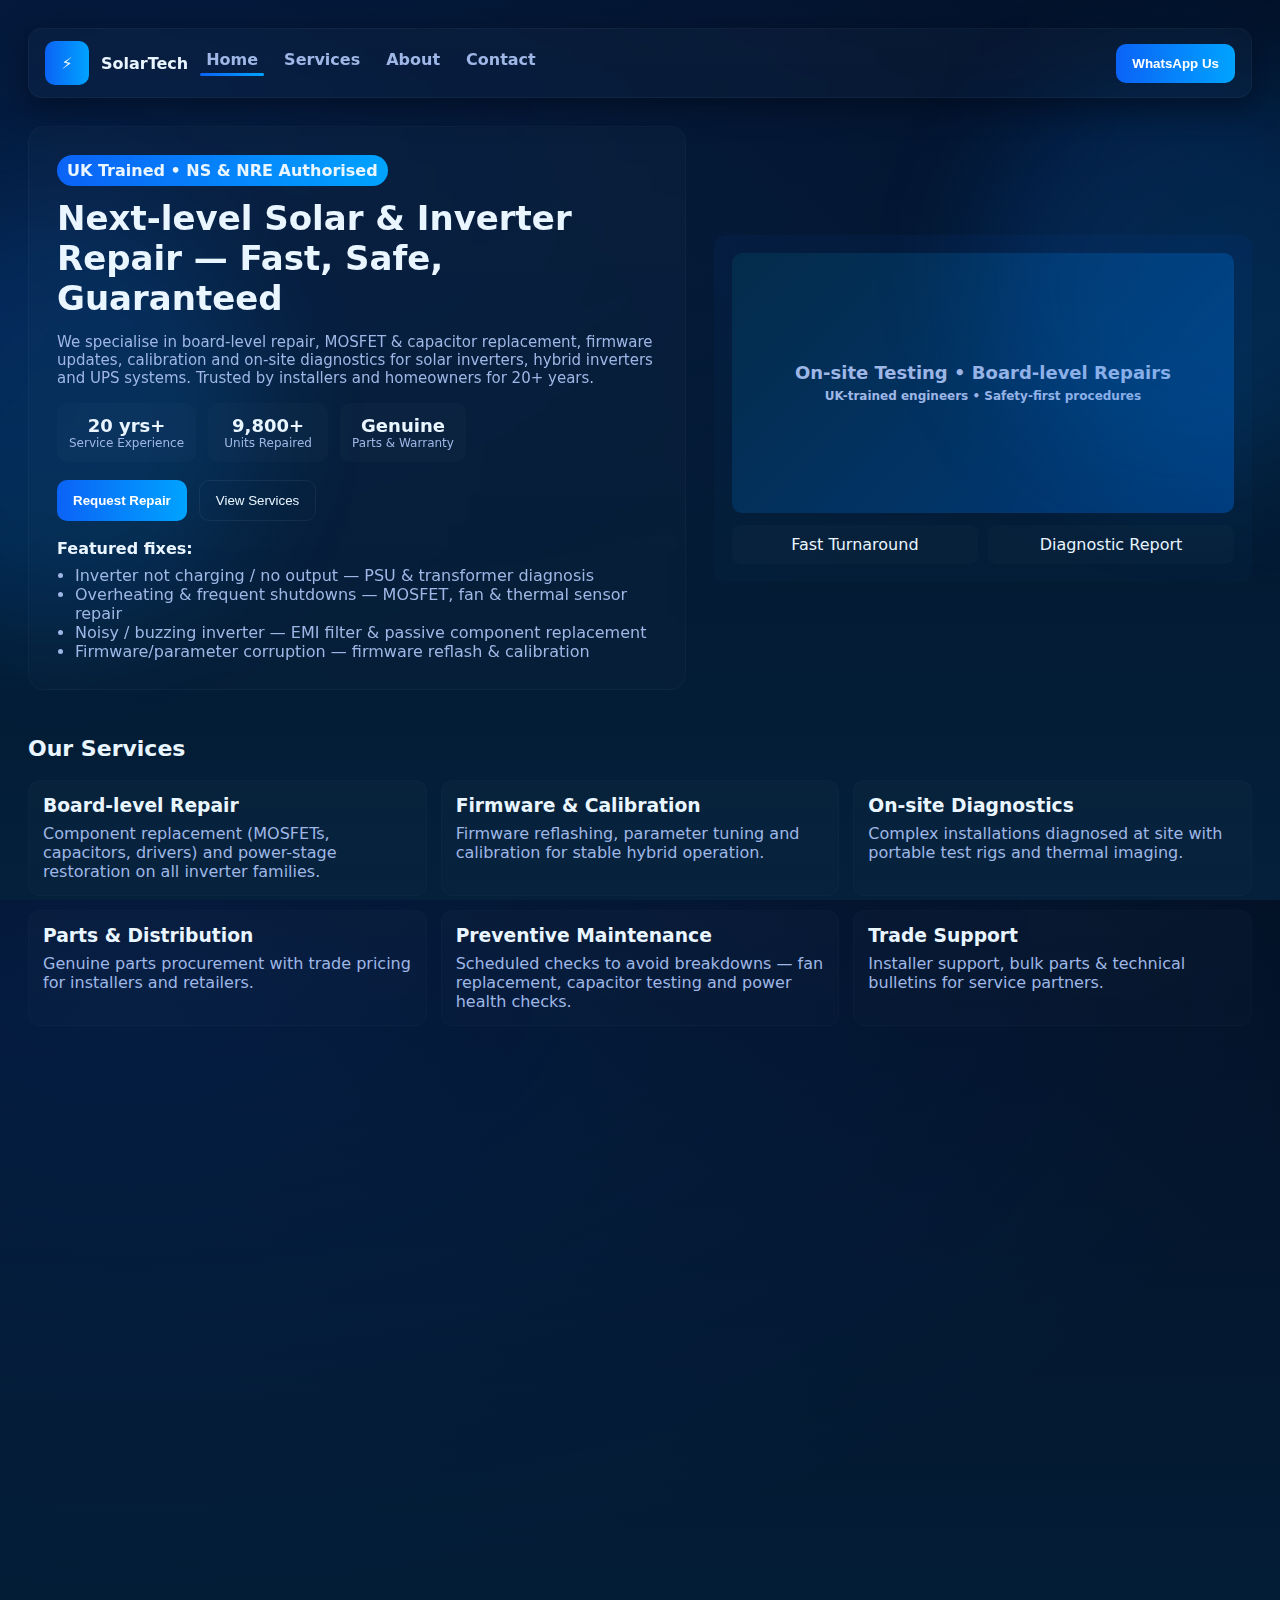
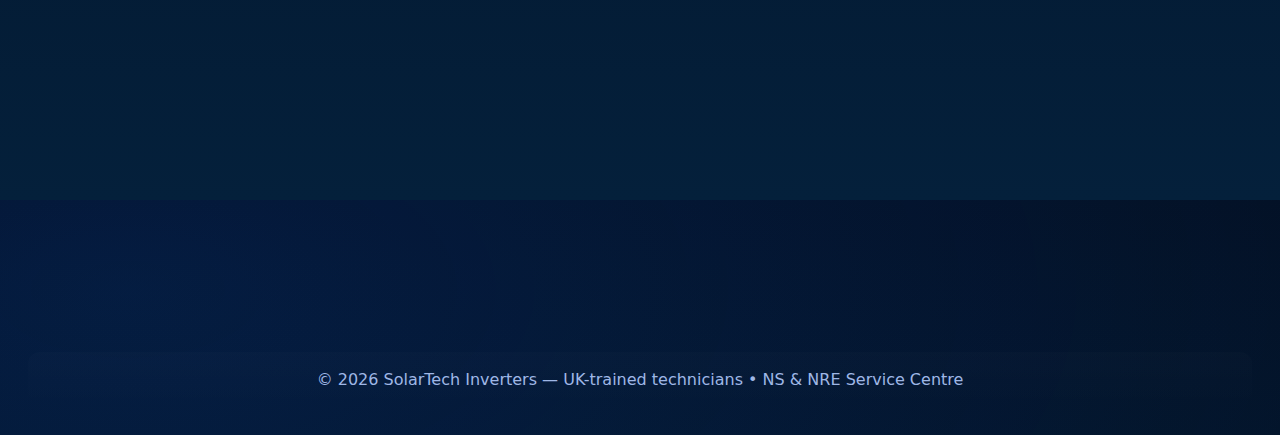
<file: index.html>
<!doctype html>
<html lang="en">
<head>
  <meta charset="utf-8" />
  <meta name="viewport" content="width=device-width,initial-scale=1" />
  <title>SolarTech Inverters — Solar & Inverter Repair | UK-trained Service Center</title>
  <meta name="description" content="SolarTech Inverters: UK-trained technicians for solar inverter & UPS repair, board-level diagnostics, firmware updates, on-site testing and authorised parts distribution." />
  <meta name="keywords" content="solar inverter repair, inverter service, UPS repair, board-level repair, solar technician, NRE service centre, NS service centre, inverter firmware" />
  <meta name="robots" content="index, follow" />
  <link rel="icon" href="data:image/svg+xml,%3Csvg xmlns='http://www.w3.org/2000/svg' viewBox='0 0 100 100'%3E%3Crect width='100' height='100' rx='20' fill='%230b63f6'/%3E%3Ctext x='50' y='55' font-size='48' text-anchor='middle' fill='white' font-family='Arial'%3E⚡%3C/text%3E%3C/svg%3E" />

  <!-- Open Graph -->
  <meta property="og:title" content="SolarTech Inverters — Solar & Inverter Repair" />
  <meta property="og:description" content="UK-trained technicians, NS & NRE authorised service centre. Board-level repair, firmware, on-site diagnostics & spare parts." />
  <meta property="og:type" content="website" />
  <meta property="og:image" content="https://example.com/og-image.jpg" />

  <!-- Structured data (LocalBusiness) -->
  <script type="application/ld+json">
  {
    "@context": "https://schema.org",
    "@type": "LocalBusiness",
    "name": "SolarTech Inverters",
    "image": "https://example.com/logo.png",
    "@id": "https://example.com",
    "url": "https://example.com",
    "telephone": "+447700900123",
    "address": {
      "@type": "PostalAddress",
      "streetAddress": "Service Center Road",
      "addressLocality": "City",
      "addressRegion": "Region",
      "postalCode": "00000",
      "addressCountry": "GB"
    },
    "priceRange":"$$",
    "sameAs": [
      "https://www.facebook.com/solartechinverters",
      "https://www.linkedin.com/company/solartech-inverters"
    ],
    "openingHours":"Mo-Fr 09:00-18:00"
  }
  </script>

  <style>
    :root{
      --bg-1:#031126; --bg-2:#04203b; --glass: rgba(255,255,255,0.04); --accent1:#0b63f6; --accent2:#00a3ff; --muted:#9fb7e6; --text:#eaf6ff;
      font-family: Inter, system-ui, -apple-system, 'Segoe UI', Roboto, Arial;
    }
    *{box-sizing:border-box}
    html,body{height:100%}
    body{margin:0;background:radial-gradient(1200px 600px at 10% 10%, rgba(11,99,246,0.12), transparent), linear-gradient(180deg,var(--bg-1),var(--bg-2));color:var(--text);-webkit-font-smoothing:antialiased}

    .wrap{max-width:1300px;margin:0 auto;padding:28px}

    header{position:sticky;top:14px;z-index:60}
    .nav{display:flex;align-items:center;justify-content:space-between;gap:18px;background:linear-gradient(180deg, rgba(255,255,255,0.02), rgba(255,255,255,0.015));padding:12px 16px;border-radius:14px;backdrop-filter:blur(8px);border:1px solid rgba(255,255,255,0.04);box-shadow:0 8px 30px rgba(2,8,23,0.6);position:relative;}
    .brand{display:flex;align-items:center;gap:12px;font-weight:800}
    .logo{width:44px;height:44px;border-radius:10px;background:linear-gradient(90deg,var(--accent1),var(--accent2));display:inline-flex;align-items:center;justify-content:center;font-weight:900}
    nav ul{display:flex;gap:14px;list-style:none;margin:0;padding:0;align-items:center;transition:.3s;}
    nav a{color:var(--muted);text-decoration:none;padding:8px 6px;border-radius:8px;font-weight:600}
    nav a:hover{color:var(--text)}
    .nav-track{position:relative;height:3px;background:transparent;margin-top:4px}
    .runner{position:absolute;left:0;top:0;height:3px;border-radius:99px;background:linear-gradient(90deg,var(--accent1),var(--accent2));width:0;transition:transform .32s cubic-bezier(.2,.9,.3,1),width .32s cubic-bezier(.2,.9,.3,1)}

    .menu-toggle{display:none;width:44px;height:44px;border-radius:10px;background:rgba(255,255,255,0.02);border:1px solid rgba(255,255,255,0.03);align-items:center;justify-content:center;cursor:pointer}
    .hamburger{width:22px;height:14px;position:relative}
    .hamburger span{position:absolute;height:2px;width:100%;left:0;background:var(--text);border-radius:2px;transition:transform .35s ease,opacity .35s ease}
    .hamburger span:nth-child(1){top:0}
    .hamburger span:nth-child(2){top:6px}
    .hamburger span:nth-child(3){top:12px}
    .menu-open .hamburger span:nth-child(1){transform:translateY(6px) rotate(45deg)}
    .menu-open .hamburger span:nth-child(2){opacity:0}
    .menu-open .hamburger span:nth-child(3){transform:translateY(-6px) rotate(-45deg)}

    @media (max-width:980px){
      .hero{grid-template-columns:1fr;}
      .services{grid-template-columns:repeat(2,1fr)}
      nav ul{display:none;flex-direction:column;position:absolute;top:60px;left:0;width:100%;background:rgba(3,17,38,0.96);padding:14px;border-radius:12px;box-shadow:0 8px 20px rgba(0,0,0,0.4);}
      nav ul.show{display:flex;}
      .menu-toggle{display:flex}
      .nav-track{display:none;}
    }
    @media (max-width:640px){.services{grid-template-columns:1fr}.hero{gap:12px}}

    .hero{display:grid;grid-template-columns:1.1fr .9fr;gap:28px;align-items:center;padding:28px 0}
    .hero-card{background:linear-gradient(180deg, rgba(255,255,255,0.02), rgba(255,255,255,0.01));padding:28px;border-radius:16px;border:1px solid rgba(255,255,255,0.03);backdrop-filter: blur(8px)}
    .kicker{display:inline-block;padding:6px 10px;border-radius:999px;background:linear-gradient(90deg,var(--accent1),var(--accent2));font-weight:800}
    h1{font-size:34px;margin:12px 0}
    p.lead{color:var(--muted);font-size:15px}
    .hero-stats{display:flex;gap:12px;margin-top:16px}
    .stat{background:rgba(255,255,255,0.02);padding:12px;border-radius:10px;min-width:120px;text-align:center}

    .device{background:linear-gradient(180deg, rgba(11,99,246,0.05), rgba(0,163,255,0.02));padding:18px;border-radius:12px}
    .screen{height:260px;border-radius:10px;background:linear-gradient(135deg,#042b4a, #003a7a);display:flex;align-items:center;justify-content:center;color:var(--muted);font-weight:800}

    .services{display:grid;grid-template-columns:repeat(3,1fr);gap:14px;margin-top:18px}
    .svc{padding:14px;border-radius:12px;background:linear-gradient(180deg, rgba(255,255,255,0.02), rgba(255,255,255,0.01));border:1px solid rgba(255,255,255,0.02)}
    .svc h3{margin:0 0 8px}
    .svc p{margin:0;color:var(--muted)}

    .process{display:flex;gap:12px;align-items:stretch;margin-top:22px}
    .step{flex:1;padding:12px;border-radius:12px;background:linear-gradient(180deg, rgba(255,255,255,0.02), rgba(255,255,255,0.01));border:1px solid rgba(255,255,255,0.02)}

    .testimonials{margin-top:22px;display:flex;gap:12px;overflow:auto;padding-bottom:8px}
    .test{min-width:280px;padding:14px;border-radius:12px;background:rgba(255,255,255,0.02)}

    .faq{margin-top:18px}
    .faq-item{background:var(--glass);padding:12px;border-radius:10px;margin-bottom:8px}

    .cta{display:flex;gap:12px;margin-top:18px}
    .btn{background:linear-gradient(90deg,var(--accent1),var(--accent2));padding:12px 16px;border-radius:10px;color:white;border:none;cursor:pointer;font-weight:700}
    .btn-ghost{background:transparent;border:1px solid rgba(255,255,255,0.06);padding:12px 16px;border-radius:10px;color:var(--text)}

    footer{margin-top:34px;padding:18px;border-radius:12px;background:linear-gradient(180deg, rgba(255,255,255,0.01), transparent);text-align:center;color:var(--muted)}

    .blur-orb{position:fixed;width:420px;height:420px;border-radius:50%;filter:blur(60px);opacity:0.16;background:linear-gradient(135deg,var(--accent1),var(--accent2));right:-120px;top:60px;pointer-events:none}
    .blur-orb.left{left:-160px;right:auto;top:200px}

    .reveal{opacity:0;transform:translateY(18px);transition:opacity .7s ease, transform .7s cubic-bezier(.2,.9,.3,1)}
    .reveal.show{opacity:1;transform:none}

    a:focus{outline:3px solid rgba(11,99,246,0.18);outline-offset:3px}
  </style>
</head>
<body>
  <div class="blur-orb" aria-hidden></div>
  <div class="blur-orb left" aria-hidden></div>

  <div class="wrap">
   <header>
    <div class="nav">
      <div style="display:flex;align-items:center;gap:12px">
        <div class="brand"><div class="logo">⚡</div>SolarTech</div>
        <nav aria-label="Primary">
          <ul id="mainNav">
            <li><a href="index.html" data-link="index.html">Home</a></li>
            <li><a href="service.html" data-link="service.html">Services</a></li>
            <li><a href="about.html" data-link="about.html">About</a></li>
            <li><a href="contact.html" data-link="contact.html">Contact</a></li>
          </ul>
          <div class="nav-track" aria-hidden><div class="runner" id="runner"></div></div>
        </nav>
      </div>

      <div style="display:flex;align-items:center;gap:12px">
        <div class="menu-toggle" id="toggleBtn" aria-expanded="false" aria-label="Toggle menu">
          <div class="hamburger"><span></span><span></span><span></span></div>
        </div>
        <button class="btn" onclick="openWhatsapp()">WhatsApp Us</button>
      </div>
    </div>
  </header>

    <main>
      <main>
      <section id="home" class="hero reveal">
        <div class="hero-card">
          <div class="kicker">UK Trained • NS & NRE Authorised</div>
          <h1>Next-level Solar & Inverter Repair — Fast, Safe, Guaranteed</h1>
          <p class="lead">We specialise in board-level repair, MOSFET & capacitor replacement, firmware updates, calibration and on-site diagnostics for solar inverters, hybrid inverters and UPS systems. Trusted by installers and homeowners for 20+ years.</p>

          <div class="hero-stats">
            <div class="stat"><div style="font-size:18px;font-weight:800">20 yrs+</div><div style="font-size:12px;color:var(--muted)">Service Experience</div></div>
            <div class="stat"><div style="font-size:18px;font-weight:800">9,800+</div><div style="font-size:12px;color:var(--muted)">Units Repaired</div></div>
            <div class="stat"><div style="font-size:18px;font-weight:800">Genuine</div><div style="font-size:12px;color:var(--muted)">Parts & Warranty</div></div>
          </div>

          <div style="display:flex;gap:12px;margin-top:18px">
            <button class="btn" onclick="openWhatsapp()">Request Repair</button>
            <button class="btn-ghost" onclick="scrollTo('services')">View Services</button>
          </div>

          <div style="margin-top:18px">
            <strong style="display:block">Featured fixes:</strong>
            <ul style="margin:8px 0 0;padding-left:18px;color:var(--muted)">
              <li>Inverter not charging / no output — PSU & transformer diagnosis</li>
              <li>Overheating & frequent shutdowns — MOSFET, fan & thermal sensor repair</li>
              <li>Noisy / buzzing inverter — EMI filter & passive component replacement</li>
              <li>Firmware/parameter corruption — firmware reflash & calibration</li>
            </ul>
          </div>
        </div>

        <aside class="device reveal">
          <div class="screen">
            <div style="text-align:center">
              <div style="font-size:18px">On-site Testing • Board-level Repairs</div>
              <div style="font-size:12px;color:var(--muted);margin-top:6px">UK-trained engineers • Safety-first procedures</div>
            </div>
          </div>

          <div style="display:flex;gap:10px;margin-top:12px">
            <div style="flex:1;background:rgba(255,255,255,0.02);padding:10px;border-radius:8px;text-align:center">Fast Turnaround</div>
            <div style="flex:1;background:rgba(255,255,255,0.02);padding:10px;border-radius:8px;text-align:center">Diagnostic Report</div>
          </div>
        </aside>
      </section>

      <section id="services" class="reveal" data-delay="120">
        <h2 style="font-size:22px">Our Services</h2>
        <div class="services">
          <div class="svc">
            <h3>Board-level Repair</h3>
            <p class="muted">Component replacement (MOSFETs, capacitors, drivers) and power-stage restoration on all inverter families.</p>
          </div>
          <div class="svc">
            <h3>Firmware & Calibration</h3>
            <p class="muted">Firmware reflashing, parameter tuning and calibration for stable hybrid operation.</p>
          </div>
          <div class="svc">
            <h3>On-site Diagnostics</h3>
            <p class="muted">Complex installations diagnosed at site with portable test rigs and thermal imaging.</p>
          </div>
          <div class="svc">
            <h3>Parts & Distribution</h3>
            <p class="muted">Genuine parts procurement with trade pricing for installers and retailers.</p>
          </div>
          <div class="svc">
            <h3>Preventive Maintenance</h3>
            <p class="muted">Scheduled checks to avoid breakdowns — fan replacement, capacitor testing and power health checks.</p>
          </div>
          <div class="svc">
            <h3>Trade Support</h3>
            <p class="muted">Installer support, bulk parts & technical bulletins for service partners.</p>
          </div>
        </div>
      </section>

      <section id="process" class="reveal" data-delay="220">
        <h2 style="font-size:22px">How it works</h2>
        <div class="process">
          <div class="step"><strong>1. Request</strong><p class="muted">Use our WhatsApp or contact form to send device details and fault symptoms.</p></div>
          <div class="step"><strong>2. Diagnostic</strong><p class="muted">We perform board-level checks and provide a transparent quote before starting repairs.</p></div>
          <div class="step"><strong>3. Repair & Test</strong><p class="muted">Component replacement, firmware updates and comprehensive testing including load & thermal checks.</p></div>
        </div>
      </section>

      <section id="testimonials" class="reveal" data-delay="320">
        <h2 style="font-size:22px">What clients say</h2>
        <div class="testimonials">
          <div class="test"><strong>Ahmed — Installer</strong><p class="muted">"Reliable service and genuine parts. Saved my site downtime."</p></div>
          <div class="test"><strong>Sara — Homeowner</strong><p class="muted">"Fast turnaround and detailed diagnostic report. Highly recommended."</p></div>
          <div class="test"><strong>Trade Partner</strong><p class="muted">"Excellent trade support and fair pricing for bulk parts."</p></div>
        </div>
      </section>

      <section id="faq" class="reveal" data-delay="420">
        <h2 style="font-size:22px">FAQ</h2>
        <div class="faq">
          <div class="faq-item"><strong>Q: Do you offer on-site repairs?</strong><p class="muted">A: Yes — for large or complex installations we send our test-rig-equipped van.</p></div>
          <div class="faq-item"><strong>Q: How long does a typical repair take?</strong><p class="muted">A: Most board-level repairs finish within 2–5 working days depending on part availability.</p></div>
          <div class="faq-item"><strong>Q: Are parts genuine?</strong><p class="muted">A: We use authorised parts for NS & NRE lines and provide warranty on replacements.</p></div>
        </div>
      </section>

      <section id="contact" class="reveal" data-delay="520" style="margin-bottom:40px">
        <h2 style="font-size:22px">Get a Quote / Request Repair</h2>
        <p class="muted">Send device model, serial (if any), fault description and preferred contact time.</p>
        <div style="display:flex;gap:12px;margin-top:12px;flex-wrap:wrap;align-items:center">
          <input id="device" placeholder="Device model / serial" style="flex:1;padding:12px;border-radius:10px;border:1px solid rgba(255,255,255,0.03);background:transparent;color:var(--text)" />
          <input id="phone" placeholder="Your phone (with country code)" style="width:220px;padding:12px;border-radius:10px;border:1px solid rgba(255,255,255,0.03);background:transparent;color:var(--text)" />
          <button class="btn" onclick="sendQuickRequest()">Send via WhatsApp</button>
        </div>
      </section>

    </main>
    </main>

    <footer>
      © <span id="year"></span> SolarTech Inverters — UK-trained technicians • NS & NRE Service Centre
    </footer>
  </div>

  <script>
    document.getElementById('year').textContent = new Date().getFullYear();

    // reveal on scroll
    const reveals = document.querySelectorAll('.reveal');
    const io = new IntersectionObserver((entries)=>{
      entries.forEach(e=>{ if(e.isIntersecting){ const el=e.target; const d=el.dataset.delay?Number(el.dataset.delay):0; setTimeout(()=>el.classList.add('show'),d); io.unobserve(el); } });
    },{threshold:0.12});
    reveals.forEach(r=>io.observe(r));

    // nav runner: slide to active link
    const nav = document.getElementById('mainNav');
    const links = Array.from(nav.querySelectorAll('a'));
    const runner = document.getElementById('runner');

    function positionRunner(el){
      const rect = el.getBoundingClientRect();
      const parentRect = nav.getBoundingClientRect();
      const left = rect.left - parentRect.left;
      runner.style.transform = `translateX(${left}px)`;
      runner.style.width = rect.width + 'px';
    }

    // Click link -> scroll/redirect
    links.forEach(l=>{
      l.addEventListener('click', e=>{
        const target = l.getAttribute('data-link');
        if(document.getElementById(target)){
          e.preventDefault();
          document.getElementById(target).scrollIntoView({behavior:'smooth'});
        }
        positionRunner(l);
        links.forEach(x=>x.classList.remove('active'));
        l.classList.add('active');

        // Close menu in mobile
        if(window.innerWidth <= 980){
          navUl.classList.remove('show');
          document.body.classList.remove('menu-open');
        }
      });
    });

    // Initial position
    window.addEventListener('load', ()=>{
      positionRunner(links[0]);
      links[0].classList.add('active');
    });
    window.addEventListener('resize', ()=>{
      const active = nav.querySelector('a.active') || links[0];
      positionRunner(active);
    });

    // Toggle menu logic
    const toggle = document.getElementById('toggleBtn');
    const navUl = document.getElementById('mainNav');
    toggle.addEventListener('click', ()=>{
      document.body.classList.toggle('menu-open');
      const open = document.body.classList.contains('menu-open');
      toggle.setAttribute('aria-expanded', open);
      navUl.classList.toggle('show', open);
    });

    // WhatsApp opener (change number to your own)
    function openWhatsapp(){
      const phone = '447700900123'; // <<-- REPLACE with your phone in international format
      const message = encodeURIComponent('Hello SolarTech — I need help with my inverter. Model: [add model]. Problem: [describe].');
      window.open(`https://wa.me/${phone}?text=${message}`,'_blank');
    }

    function sendQuickRequest(){
      const model = document.getElementById('device').value || 'Unknown Model';
      const phone = document.getElementById('phone').value || '';
      const phoneSan = phone.replace(/[^+0-9]/g,'');
      const msg = encodeURIComponent(`Repair request — Model: ${model} | Contact: ${phoneSan}`);
      const number = '447700900123'; // <<-- replace
      window.open(`https://wa.me/${number}?text=${msg}`,'_blank');
    }

    // lightweight SEO-friendly content injection: visible H2s for crawlers
    (function addExtraSEO(){
      const seoBlock = document.createElement('div');
      seoBlock.style.cssText = 'position:absolute;left:-9999px;top:auto;width:1px;height:1px;overflow:hidden;';
      seoBlock.innerHTML = `
        <h2>Solar inverter repair services</h2>
        <p>Board-level repair, MOSFET replacement, capacitor health testing, firmware updates, on-site diagnostics and preventive maintenance for hybrid solar inverters and UPS systems.</p>
      `;
      document.body.appendChild(seoBlock);
    })();
  </script>
</body>
</html>
</file>
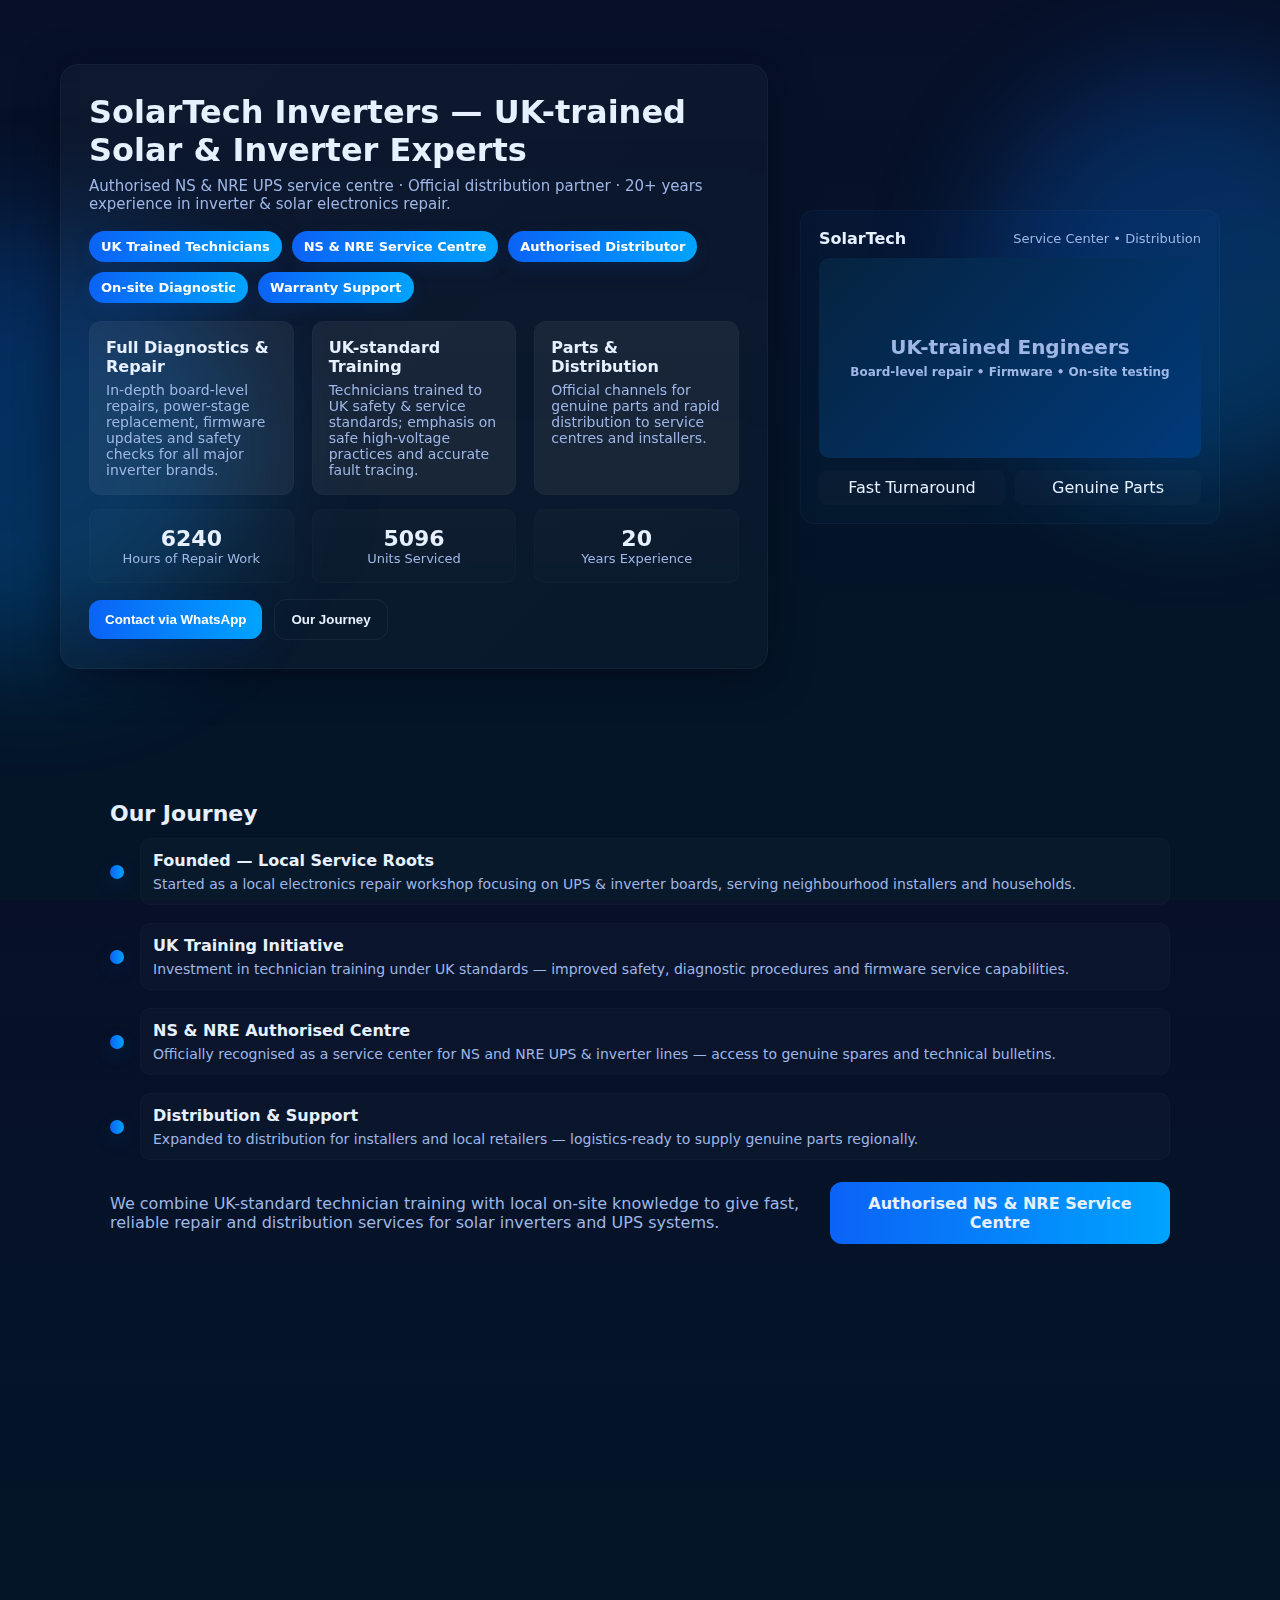
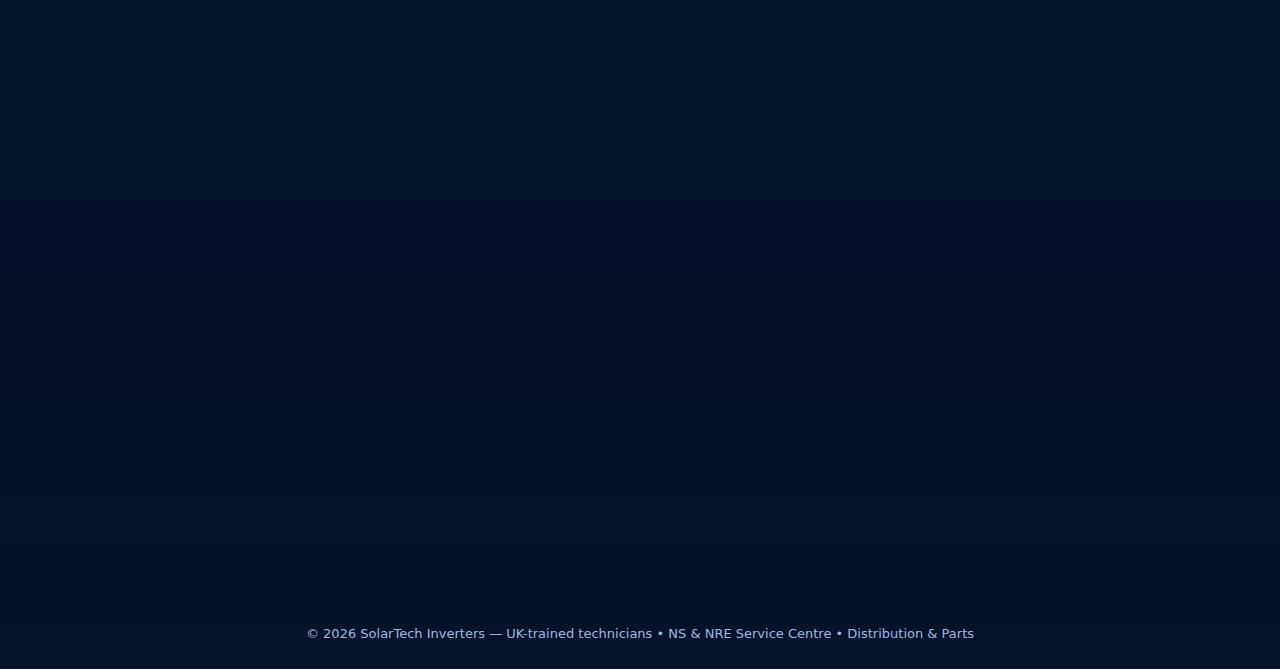
<file: about.html>
<!doctype html>
<html lang="en">
<head>
  <meta charset="utf-8" />
  <meta name="viewport" content="width=device-width,initial-scale=1" />
  <title>About — SolarTech Inverters | UK-trained Solar & Inverter Service</title>
  <meta name="description" content="SolarTech Inverters — UK-trained technicians, NS & NRE UPS service centre and authorised distribution. High-quality solar inverter repair, maintenance and support." />

  <style>
    :root{
      --bg:#071028;
      --blue-1:#0b63f6;
      --blue-2:#00a3ff;
      --glass: rgba(255,255,255,0.06);
      --glass-2: rgba(255,255,255,0.02);
      --text: #e6f0ff;
      --muted: #9fb7e6;
      --accent: #00e6a8;
      font-family: Inter, ui-sans-serif, system-ui, -apple-system, "Segoe UI", Roboto, "Helvetica Neue", Arial;
    }
    *{box-sizing:border-box}
    html,body{height:100%}
    body{
      margin:0;background:linear-gradient(180deg,var(--bg) 0%, #041528 70%);
      color:var(--text); -webkit-font-smoothing:antialiased; -moz-osx-font-smoothing:grayscale;
      overflow-x:hidden;
    }

    /* top hero */
    .hero{position:relative;padding:64px 20px 48px;max-width:1200px;margin:0 auto}
    .hero-inner{display:flex;gap:32px;align-items:center}
    .hero-card{flex:1;background:linear-gradient(135deg, rgba(255,255,255,0.03), rgba(255,255,255,0.02));border-radius:18px;padding:28px;backdrop-filter: blur(8px);box-shadow: 0 8px 40px rgba(3,8,23,0.6);border:1px solid rgba(255,255,255,0.04)}
    h1{font-size:32px;margin:0 0 8px}
    p.lead{color:var(--muted);margin:0 0 18px;font-size:15px}

    /* animated badge row */
    .badges{display:flex;gap:10px;flex-wrap:wrap}
    .badge{background:linear-gradient(90deg,var(--blue-1),var(--blue-2));padding:8px 12px;border-radius:999px;font-weight:600;font-size:13px;color:white;box-shadow:0 6px 18px rgba(11,99,246,0.12);transform:translateY(0);transition:transform .35s cubic-bezier(.2,.9,.3,1)}
    .badge:hover{transform:translateY(-6px)}

    /* split column */
    .hero-visual{width:420px;min-width:280px}
    .card-device{background:linear-gradient(180deg, rgba(11,99,246,0.06), rgba(0,163,255,0.03));border-radius:14px;padding:18px;border:1px solid rgba(255,255,255,0.03)}
    .device-screenshot{height:200px;background:linear-gradient(135deg,#06233f 0%, #003a7a 100%);border-radius:10px;display:flex;align-items:center;justify-content:center;color:var(--muted);font-weight:700}

    /* features */
    .grid{display:grid;grid-template-columns:repeat(3,1fr);gap:18px;margin-top:22px}
    .feature{background:var(--glass);padding:16px;border-radius:12px;border:1px solid rgba(255,255,255,0.02);min-height:110px}
    .feature h4{margin:0 0 6px}
    .feature p{margin:0;color:var(--muted);font-size:14px}

    /* timeline */
    .timeline{margin:46px auto;max-width:1100px;padding:20px}
    .timeline h2{font-size:22px;margin-bottom:12px}
    .events{display:flex;flex-direction:column;gap:18px}
    .event{display:flex;gap:16px;align-items:center}
    .dot{width:14px;height:14px;border-radius:50%;background:linear-gradient(90deg,var(--blue-1),var(--blue-2));box-shadow:0 6px 18px rgba(11,99,246,0.18)}
    .event-content{background:var(--glass-2);padding:12px;border-radius:10px;border:1px solid rgba(255,255,255,0.02);flex:1}
    .event-content h4{margin:0 0 6px}
    .event-content p{margin:0;color:var(--muted);font-size:14px}

    /* counters */
    .counters{display:flex;gap:18px;margin-top:18px}
    .counter{flex:1;background:linear-gradient(180deg, rgba(255,255,255,0.02), rgba(255,255,255,0.01));padding:16px;border-radius:10px;text-align:center;border:1px solid rgba(255,255,255,0.02)}
    .counter strong{display:block;font-size:22px}
    .counter span{display:block;color:var(--muted);font-size:13px}

    /* team */
    .team{display:flex;gap:14px;flex-wrap:wrap;margin-top:20px}
    .member{width:200px;background:linear-gradient(180deg, rgba(255,255,255,0.02), rgba(255,255,255,0.01));padding:12px;border-radius:12px;border:1px solid rgba(255,255,255,0.02);text-align:center}
    .avatar{width:72px;height:72px;border-radius:50%;background:linear-gradient(135deg,var(--blue-1),var(--blue-2));display:inline-flex;align-items:center;justify-content:center;font-weight:800;color:white;margin-bottom:10px}
    .member h5{margin:6px 0 4px}
    .member p{margin:0;color:var(--muted);font-size:13px}

    /* CTA */
    .cta{display:flex;gap:12px;align-items:center;margin-top:18px}
    .btn{background:linear-gradient(90deg,var(--blue-1),var(--blue-2));padding:12px 16px;border-radius:12px;color:white;font-weight:700;border:none;cursor:pointer;box-shadow:0 10px 30px rgba(2,32,91,0.35)}
    .btn-ghost{background:transparent;border:1px solid rgba(255,255,255,0.06);padding:12px 16px;border-radius:12px;color:var(--text);font-weight:600}

    /* subtle floating shapes */
    .float-shape{position:fixed;right:-120px;top:60px;width:420px;height:420px;border-radius:50%;filter:blur(60px);opacity:0.26;background:linear-gradient(135deg,var(--blue-1),var(--blue-2));transform:translate3d(0,0,0);pointer-events:none}
    .float-shape.left{left:-180px;right:auto;top:220px}

    /* responsive */
    @media (max-width:980px){.hero-inner{flex-direction:column-reverse}.grid{grid-template-columns:repeat(2,1fr)}.hero-visual{width:100%}}
    @media (max-width:640px){.grid{grid-template-columns:1fr}.badges{justify-content:flex-start}}

    /* appear animations */
    .reveal{opacity:0;transform:translateY(18px);transition:opacity .7s ease, transform .7s cubic-bezier(.2,.9,.3,1)}
    .reveal.show{opacity:1;transform:none}

    /* small helper */
    .muted{color:var(--muted)}

    footer{padding:28px 20px;text-align:center;color:var(--muted);font-size:13px}
  </style>
</head>
<body>

  <div class="float-shape" aria-hidden="true"></div>
  <div class="float-shape left" aria-hidden="true"></div>

  <header class="hero">
    <div class="hero-inner">
      <div class="hero-card reveal" data-delay="0">
        <div style="display:flex;justify-content:space-between;align-items:flex-start;gap:12px;">
          <div>
            <h1>SolarTech Inverters — UK-trained Solar & Inverter Experts</h1>
            <p class="lead">Authorised NS & NRE UPS service centre · Official distribution partner · 20+ years experience in inverter & solar electronics repair.</p>
            <div class="badges">
              <div class="badge">UK Trained Technicians</div>
              <div class="badge">NS & NRE Service Centre</div>
              <div class="badge">Authorised Distributor</div>
              <div class="badge">On-site Diagnostic</div>
              <div class="badge">Warranty Support</div>
            </div>

            <div class="grid" style="margin-top:18px;">
              <div class="feature">
                <h4>Full Diagnostics & Repair</h4>
                <p>In-depth board-level repairs, power-stage replacement, firmware updates and safety checks for all major inverter brands.</p>
              </div>
              <div class="feature">
                <h4>UK-standard Training</h4>
                <p>Technicians trained to UK safety & service standards; emphasis on safe high-voltage practices and accurate fault tracing.</p>
              </div>
              <div class="feature">
                <h4>Parts & Distribution</h4>
                <p>Official channels for genuine parts and rapid distribution to service centres and installers.</p>
              </div>
            </div>

            <div class="counters" style="margin-top:14px">
              <div class="counter">
                <strong data-target="12000">0</strong>
                <span>Hours of Repair Work</span>
              </div>
              <div class="counter">
                <strong data-target="9800">0</strong>
                <span>Units Serviced</span>
              </div>
              <div class="counter">
                <strong data-target="20">0</strong>
                <span>Years Experience</span>
              </div>
            </div>

            <div class="cta" style="margin-top:16px">
              <button class="btn" onclick="openWhatsapp()">Contact via WhatsApp</button>
              <button class="btn-ghost" onclick="scrollToSection('timeline')">Our Journey</button>
            </div>

          </div>
        </div>
      </div>

      <aside class="hero-visual reveal" data-delay="120">
        <div class="card-device">
          <div style="display:flex;justify-content:space-between;align-items:center;margin-bottom:10px">
            <div style="font-weight:800">SolarTech</div>
            <div style="font-size:13px;color:var(--muted)">Service Center • Distribution</div>
          </div>
          <div class="device-screenshot">
            <div style="text-align:center;line-height:1.2">
              <div style="font-size:20px">UK-trained Engineers</div>
              <div style="font-size:12px;color:var(--muted);margin-top:6px">Board-level repair • Firmware • On-site testing</div>
            </div>
          </div>

          <div style="display:flex;gap:10px;margin-top:12px;align-items:center">
            <div style="flex:1;background:rgba(255,255,255,0.02);padding:8px;border-radius:8px;text-align:center">Fast Turnaround</div>
            <div style="flex:1;background:rgba(255,255,255,0.02);padding:8px;border-radius:8px;text-align:center">Genuine Parts</div>
          </div>
        </div>
      </aside>
    </div>
  </header>

  <main>
    <section id="timeline" class="timeline reveal" data-delay="200">
      <h2>Our Journey</h2>
      <div class="events">
        <div class="event">
          <div class="dot" aria-hidden="true"></div>
          <div class="event-content">
            <h4>Founded — Local Service Roots</h4>
            <p>Started as a local electronics repair workshop focusing on UPS & inverter boards, serving neighbourhood installers and households.</p>
          </div>
        </div>
        <div class="event">
          <div class="dot"></div>
          <div class="event-content">
            <h4>UK Training Initiative</h4>
            <p>Investment in technician training under UK standards — improved safety, diagnostic procedures and firmware service capabilities.</p>
          </div>
        </div>
        <div class="event">
          <div class="dot"></div>
          <div class="event-content">
            <h4>NS & NRE Authorised Centre</h4>
            <p>Officially recognised as a service center for NS and NRE UPS & inverter lines — access to genuine spares and technical bulletins.</p>
          </div>
        </div>
        <div class="event">
          <div class="dot"></div>
          <div class="event-content">
            <h4>Distribution & Support</h4>
            <p>Expanded to distribution for installers and local retailers — logistics-ready to supply genuine parts regionally.</p>
          </div>
        </div>
      </div>

      <div style="margin-top:18px;display:flex;gap:12px;flex-wrap:wrap;align-items:center;">
        <div style="flex:1;">
          <p class="muted">We combine UK-standard technician training with local on-site knowledge to give fast, reliable repair and distribution services for solar inverters and UPS systems.</p>
        </div>
        <div style="width:340px;">
          <div style="background:linear-gradient(90deg,var(--blue-1),var(--blue-2));border-radius:12px;padding:12px;text-align:center;font-weight:700">Authorised NS & NRE Service Centre</div>
        </div>
      </div>
    </section>

    <section class="reveal" data-delay="320" style="max-width:1100px;margin:30px auto;padding:0 20px">
      <h2 style="font-size:22px;margin-bottom:12px">Why customers choose us</h2>
      <div style="display:flex;gap:14px;flex-wrap:wrap">
        <div style="flex:1;min-width:240px;background:var(--glass);padding:14px;border-radius:12px;border:1px solid rgba(255,255,255,0.02)">
          <h4>Transparent Quotes</h4>
          <p class="muted">Clear, itemized repair quotes — no hidden costs. You approve before parts are ordered.</p>
        </div>
        <div style="flex:1;min-width:240px;background:var(--glass);padding:14px;border-radius:12px;border:1px solid rgba(255,255,255,0.02)">
          <h4>Safety-first Repair</h4>
          <p class="muted">High-voltage equipment handled by UK-trained technicians with strict safety procedures.</p>
        </div>
        <div style="flex:1;min-width:240px;background:var(--glass);padding:14px;border-radius:12px;border:1px solid rgba(255,255,255,0.02)">
          <h4>Parts Warranty</h4>
          <p class="muted">Genuine parts and warranty-backed replacements for authorised lines.</p>
        </div>
      </div>

      <div style="margin-top:18px">
        <h3 style="margin:0 0 8px">Our Team</h3>
        <div class="team">
          <div class="member">
            <div class="avatar">AS</div>
            <h5>Ahmed — Lead Technician</h5>
            <p>UK-trained specialist in inverter power stages & firmware updates.</p>
          </div>
          <div class="member">
            <div class="avatar">MK</div>
            <h5>Maria — Service Manager</h5>
            <p>Service coordination, warranty handling & logistics.</p>
          </div>
          <div class="member">
            <div class="avatar">SB</div>
            <h5>Sajid — Parts & Distribution</h5>
            <p>Genuine parts sourcing and regional distribution.</p>
          </div>
        </div>
      </div>
    </section>

    <section class="reveal" data-delay="420" style="max-width:1100px;margin:28px auto;padding:0 20px 60px">
      <h2 style="font-size:22px;margin-bottom:12px">Service & Support</h2>
      <p class="muted">We serve both residential and commercial clients — diagnostics, repairs, preventive maintenance, and supply of authorised parts.
      If you are an installer or retailer, contact our distribution desk for trade pricing and bulk supply.</p>

      <div style="display:flex;gap:12px;margin-top:12px;flex-wrap:wrap">
        <div style="flex:1;min-width:250px;background:var(--glass);padding:12px;border-radius:12px;border:1px solid rgba(255,255,255,0.02)">
          <h4>On-site Diagnostics</h4>
          <p class="muted">We can visit your site for complex issues and large installations.</p>
        </div>
        <div style="flex:1;min-width:250px;background:var(--glass);padding:12px;border-radius:12px;border:1px solid rgba(255,255,255,0.02)">
          <h4>Board-level Repair</h4>
          <p class="muted">Component-level repair including MOSFETs, capacitors, and power stages.</p>
        </div>
        <div style="flex:1;min-width:250px;background:var(--glass);padding:12px;border-radius:12px;border:1px solid rgba(255,255,255,0.02)">
          <h4>Firmware & Calibration</h4>
          <p class="muted">Firmware updates, parameter calibration and testing for peak performance.</p>
        </div>
      </div>

      <div style="margin-top:18px;text-align:center">
        <button class="btn" onclick="openWhatsapp()">Request Repair / Call Back</button>
      </div>
    </section>
  </main>

  <footer>
    © <span id="year"></span> SolarTech Inverters — UK-trained technicians • NS & NRE Service Centre • Distribution & Parts
  </footer>

  <script>
    // small helpers: reveal on scroll
    const reveals = document.querySelectorAll('.reveal');
    const io = new IntersectionObserver((entries)=>{
      entries.forEach(e=>{
        if(e.isIntersecting){
          const el=e.target; const delay = el.dataset.delay? Number(el.dataset.delay):0;
          setTimeout(()=> el.classList.add('show'), delay);
          io.unobserve(el);
        }
      });
    },{threshold:0.12});
    reveals.forEach(r=>io.observe(r));

    // animated counters
    const counters = document.querySelectorAll('[data-target]');
    function animateCounter(el, target){
      let start = 0; const duration = 1600; const step = Math.ceil(target / (duration / 16));
      const timer = setInterval(()=>{
        start += step;
        if(start >= target){ el.textContent = target; clearInterval(timer); }
        else el.textContent = start;
      },16);
    }
    const counterIO = new IntersectionObserver((entries)=>{
      entries.forEach(en=>{
        if(en.isIntersecting){
          const el = en.target; animateCounter(el, Number(el.dataset.target)); counterIO.unobserve(el);
        }
      });
    },{threshold:0.5});
    counters.forEach(c=>counterIO.observe(c));

    // floating shapes subtle animation
    const floats = document.querySelectorAll('.float-shape');
    let t=0; function floatAnimate(){
      t += 0.0025; floats.forEach((f,i)=>{
        const x = Math.sin(t*(0.8+i*0.6))*18;
        const y = Math.cos(t*(0.6+i*0.8))*12;
        f.style.transform = `translate3d(${x}px,${y}px,0) scale(${1 + i*0.03})`;
      });
      requestAnimationFrame(floatAnimate);
    }
    floatAnimate();

    // WhatsApp opener - replace phone with your number
    function openWhatsapp(){
      const phone = '447700900123'; // <<-- change to your number in international format
      const message = encodeURIComponent('Hello SolarTech — I need help with my inverter. Please call me back.');
      window.open(`https://wa.me/${phone}?text=${message}`,'_blank');
    }

    // small utilities
    document.getElementById('year').textContent = new Date().getFullYear();
    function scrollToSection(id){document.getElementById(id)?.scrollIntoView({behavior:'smooth'});}
  </script>
</body>
</html>
</file>
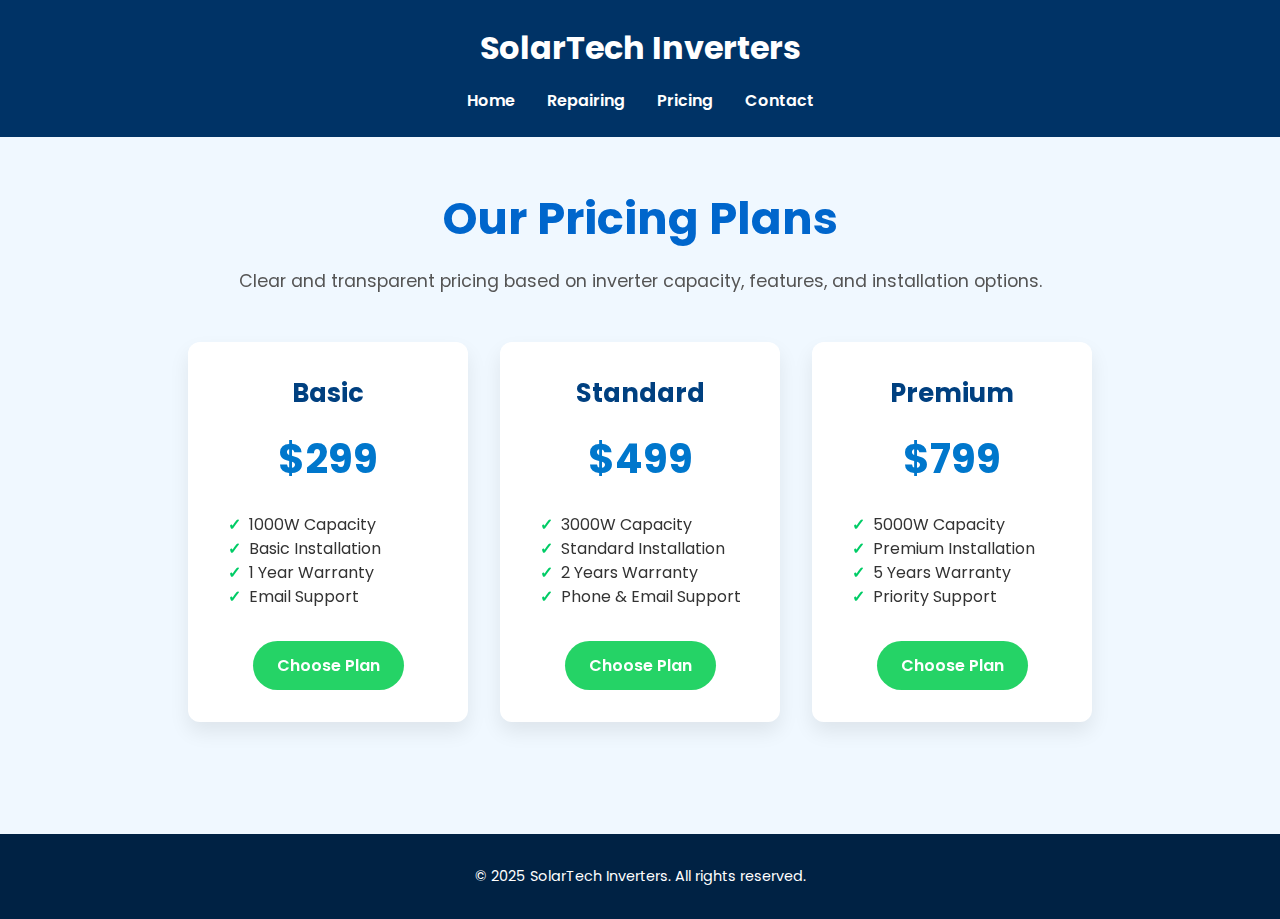
<file: pricing.html>
<!DOCTYPE html>
<html lang="en">
<head>
  <meta charset="UTF-8" />
  <meta name="viewport" content="width=device-width, initial-scale=1" />
  <title>Pricing - SolarTech Inverters</title>
  <link href="https://fonts.googleapis.com/css2?family=Poppins:wght@400;600&display=swap" rel="stylesheet" />
  <link rel="stylesheet" href="https://unpkg.com/aos@2.3.4/dist/aos.css" />
  <style>
    * {
      margin: 0; padding: 0; box-sizing: border-box;
      font-family: 'Poppins', sans-serif;
    }
    body {
      background: #f0f8ff;
      color: #333;
    }
    header {
      background: #003366;
      color: white;
      padding: 1.5rem 2rem;
      text-align: center;
      font-weight: 600;
    }
    nav {
      margin-top: 1rem;
      display: flex;
      justify-content: center;
      gap: 2rem;
    }
    nav a {
      color: white;
      text-decoration: none;
      font-weight: 600;
      transition: 0.3s;
    }
    nav a:hover {
      color: #00ffcc;
    }
    .pricing-section {
      max-width: 1100px;
      margin: 3rem auto;
      padding: 0 2rem 4rem 2rem;
      text-align: center;
    }
    .pricing-section h2 {
      font-size: 2.8rem;
      margin-bottom: 1rem;
      color: #0066cc;
    }
    .pricing-section p {
      font-size: 1.1rem;
      margin-bottom: 3rem;
      color: #555;
    }
    .tiers {
      display: flex;
      justify-content: center;
      gap: 2rem;
      flex-wrap: wrap;
    }
    .tier {
      background: white;
      padding: 2rem 1.5rem;
      border-radius: 12px;
      box-shadow: 0 10px 20px rgba(0,0,0,0.08);
      width: 280px;
      transition: transform 0.3s;
    }
    .tier:hover {
      transform: translateY(-10px);
      box-shadow: 0 20px 30px rgba(0,0,0,0.15);
    }
    .tier h4 {
      font-size: 1.6rem;
      color: #004080;
      margin-bottom: 1rem;
      font-weight: 700;
    }
    .price {
      font-size: 2.5rem;
      font-weight: 700;
      margin-bottom: 1.5rem;
      color: #0077cc;
    }
    .tier ul {
      list-style: none;
      margin-bottom: 2rem;
      color: #333;
      font-size: 1rem;
      line-height: 1.5;
      text-align: left;
      padding-left: 1rem;
    }
    .tier ul li::before {
      content: "✓";
      margin-right: 8px;
      color: #00cc66;
      font-weight: bold;
    }
    .btn-whatsapp {
      display: inline-block;
      background: #25D366;
      color: white;
      padding: 0.75rem 1.5rem;
      border-radius: 25px;
      font-weight: 600;
      text-decoration: none;
      transition: 0.3s;
      cursor: pointer;
    }
    .btn-whatsapp:hover {
      background: #128c4a;
    }
    footer {
      background: #002244;
      color: white;
      text-align: center;
      padding: 2rem;
      margin-top: 3rem;
      font-size: 0.9rem;
    }
  </style>
</head>
<body>
  <header>
    <h1>SolarTech Inverters</h1>
    <nav>
      <a href="index.html">Home</a>
      <a href="repairing.html">Repairing</a>
      <a href="pricing.html">Pricing</a>
      <a href="contact.html">Contact</a>
    </nav>
  </header>

  <section class="pricing-section" data-aos="fade-up">
    <h2>Our Pricing Plans</h2>
    <p>Clear and transparent pricing based on inverter capacity, features, and installation options.</p>

    <div class="tiers">
      <div class="tier" data-aos="zoom-in" data-aos-delay="100">
        <h4>Basic</h4>
        <div class="price">$299</div>
        <ul>
          <li>1000W Capacity</li>
          <li>Basic Installation</li>
          <li>1 Year Warranty</li>
          <li>Email Support</li>
        </ul>
        <a href="https://wa.me/03709703473" target="_blank" class="btn-whatsapp">Choose Plan</a>
      </div>

      <div class="tier" data-aos="zoom-in" data-aos-delay="200">
        <h4>Standard</h4>
        <div class="price">$499</div>
        <ul>
          <li>3000W Capacity</li>
          <li>Standard Installation</li>
          <li>2 Years Warranty</li>
          <li>Phone & Email Support</li>
        </ul>
        <a href="https://wa.me/03709703473" target="_blank" class="btn-whatsapp">Choose Plan</a>
      </div>

      <div class="tier" data-aos="zoom-in" data-aos-delay="300">
        <h4>Premium</h4>
        <div class="price">$799</div>
        <ul>
          <li>5000W Capacity</li>
          <li>Premium Installation</li>
          <li>5 Years Warranty</li>
          <li>Priority Support</li>
        </ul>
        <a href="https://wa.me/03709703473" target="_blank" class="btn-whatsapp">Choose Plan</a>
      </div>
    </div>
  </section>

  <footer data-aos="fade-up">
    <p>&copy; 2025 SolarTech Inverters. All rights reserved.</p>
  </footer>

  <script src="https://unpkg.com/aos@2.3.4/dist/aos.js"></script>
  <script>
    AOS.init({ duration: 1200 });
  </script>
</body>
</html>
</file>
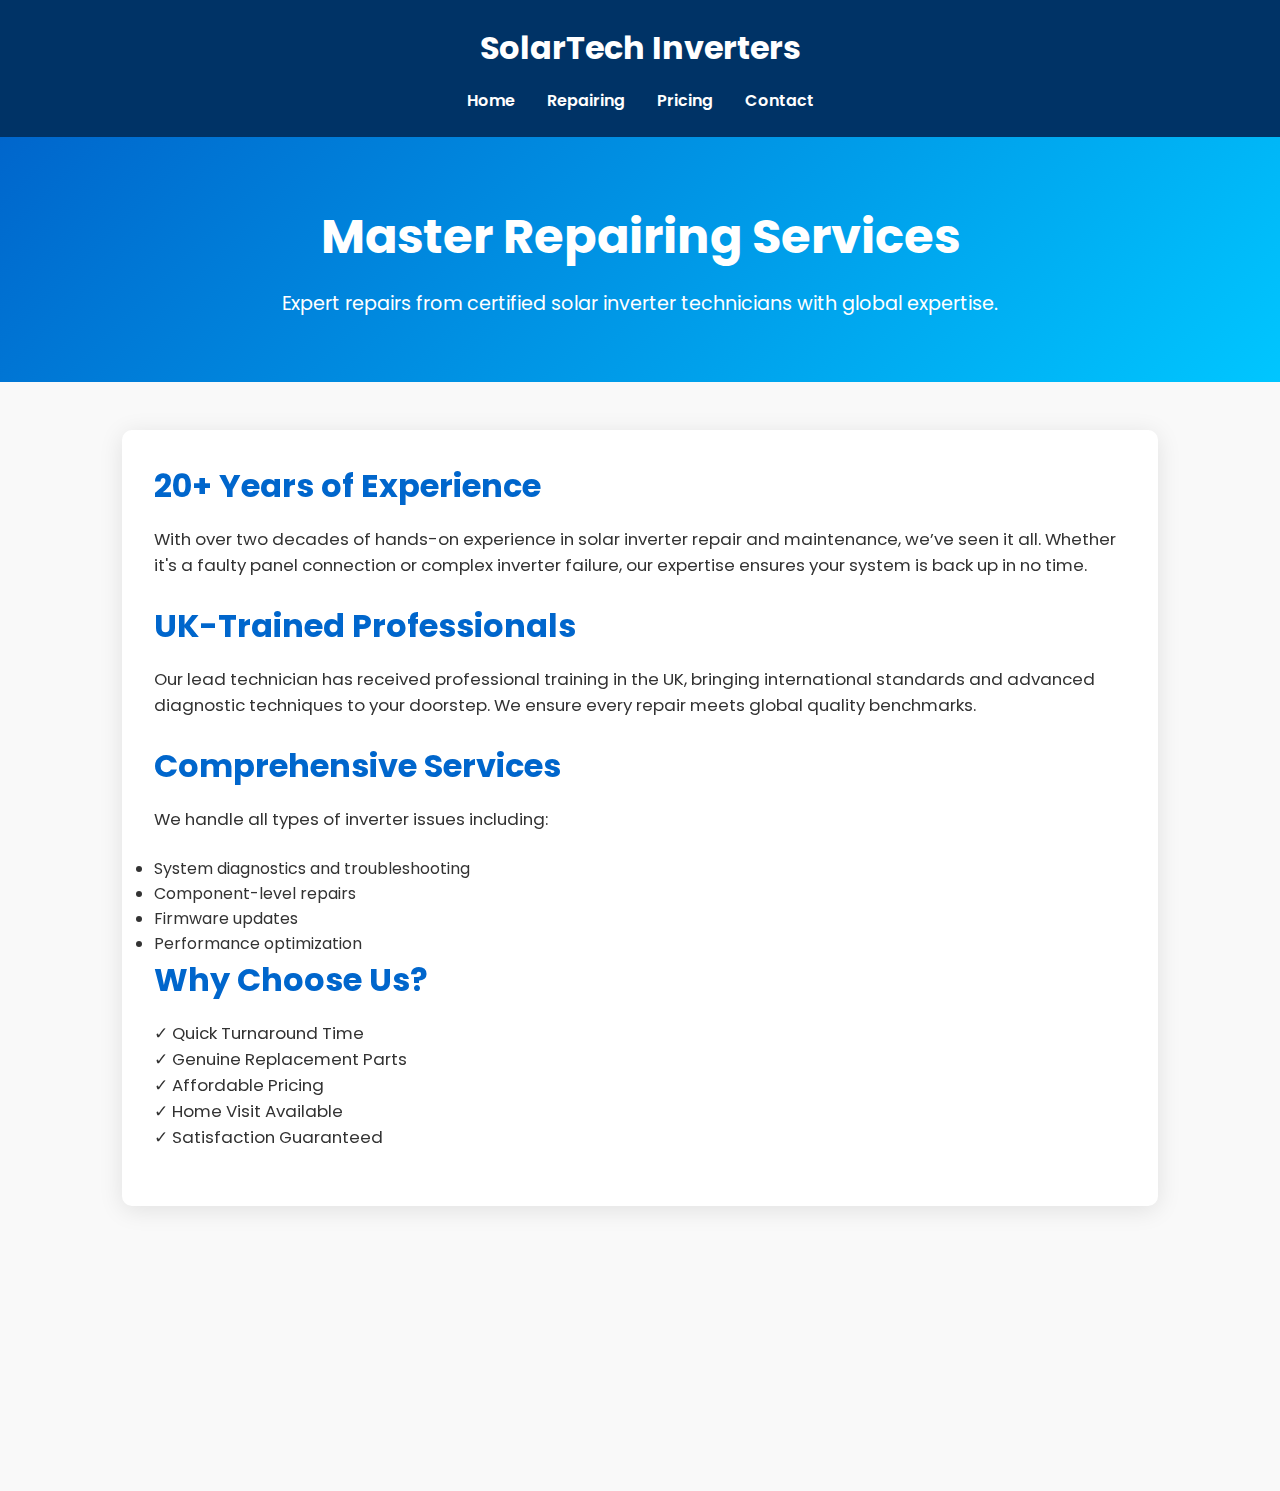
<file: repairing.html>
<!DOCTYPE html>
<html lang="en">
<head>
  <meta charset="UTF-8" />
  <meta name="viewport" content="width=device-width, initial-scale=1.0" />
  <title>Repairing - SolarTech Inverters</title>
  <link href="https://fonts.googleapis.com/css2?family=Poppins:wght@400;600&display=swap" rel="stylesheet" />
  <link rel="stylesheet" href="https://unpkg.com/aos@2.3.4/dist/aos.css" />
  <style>
    * { margin: 0; padding: 0; box-sizing: border-box; }
    body {
      font-family: 'Poppins', sans-serif;
      background: #f9f9f9;
      color: #333;
      overflow-x: hidden;
    }
    header {
      background: #003366;
      color: white;
      padding: 1.5rem 2rem;
      text-align: center;
    }
    nav {
      margin-top: 1rem;
      display: flex;
      justify-content: center;
      gap: 2rem;
    }
    nav a {
      color: white;
      text-decoration: none;
      font-weight: 600;
      transition: 0.3s;
    }
    nav a:hover {
      color: #00ffcc;
    }
    .hero {
      background: linear-gradient(135deg, #0066cc, #00c6ff);
      padding: 4rem 2rem;
      text-align: center;
      color: white;
    }
    .hero h2 {
      font-size: 3rem;
      margin-bottom: 1rem;
    }
    .hero p {
      font-size: 1.2rem;
    }
    .content {
      max-width: 1100px;
      margin: auto;
      padding: 3rem 2rem;
    }
    .content h3 {
      color: #0066cc;
      margin-bottom: 1rem;
      font-size: 2rem;
    }
    .content p {
      margin-bottom: 1.5rem;
      font-size: 1.05rem;
    }
    .highlight {
      background: #fff;
      padding: 2rem;
      border-radius: 10px;
      box-shadow: 0 4px 25px rgba(0,0,0,0.1);
    }
    footer {
      background: #002244;
      color: white;
      text-align: center;
      padding: 2rem;
      margin-top: 3rem;
    }
  </style>
</head>
<body>
  <header>
    <h1>SolarTech Inverters</h1>
    <nav>
      <a href="index.html">Home</a>
      <a href="repairing.html">Repairing</a>
      <a href="pricing.html">Pricing</a>
      <a href="contact.html">Contact</a>
    </nav>
  </header>

  <section class="hero" data-aos="fade-up">
    <h2>Master Repairing Services</h2>
    <p>Expert repairs from certified solar inverter technicians with global expertise.</p>
  </section>

  <section class="content">
    <div class="highlight" data-aos="fade-up">
      <h3>20+ Years of Experience</h3>
      <p>With over two decades of hands-on experience in solar inverter repair and maintenance, we’ve seen it all. Whether it's a faulty panel connection or complex inverter failure, our expertise ensures your system is back up in no time.</p>

      <h3>UK-Trained Professionals</h3>
      <p>Our lead technician has received professional training in the UK, bringing international standards and advanced diagnostic techniques to your doorstep. We ensure every repair meets global quality benchmarks.</p>

      <h3>Comprehensive Services</h3>
      <p>We handle all types of inverter issues including:</p>
      <ul>
        <li>System diagnostics and troubleshooting</li>
        <li>Component-level repairs</li>
        <li>Firmware updates</li>
        <li>Performance optimization</li>
      </ul>

      <h3>Why Choose Us?</h3>
      <p>
        ✓ Quick Turnaround Time<br>
        ✓ Genuine Replacement Parts<br>
        ✓ Affordable Pricing<br>
        ✓ Home Visit Available<br>
        ✓ Satisfaction Guaranteed
      </p>
    </div>
  </section>

  <footer data-aos="fade-up">
    <p>&copy; 2025 SolarTech Inverters. All rights reserved.</p>
  </footer>

  <script src="https://unpkg.com/aos@2.3.4/dist/aos.js"></script>
  <script>
    AOS.init({ duration: 1000 });
  </script>
</body>
</html>
</file>
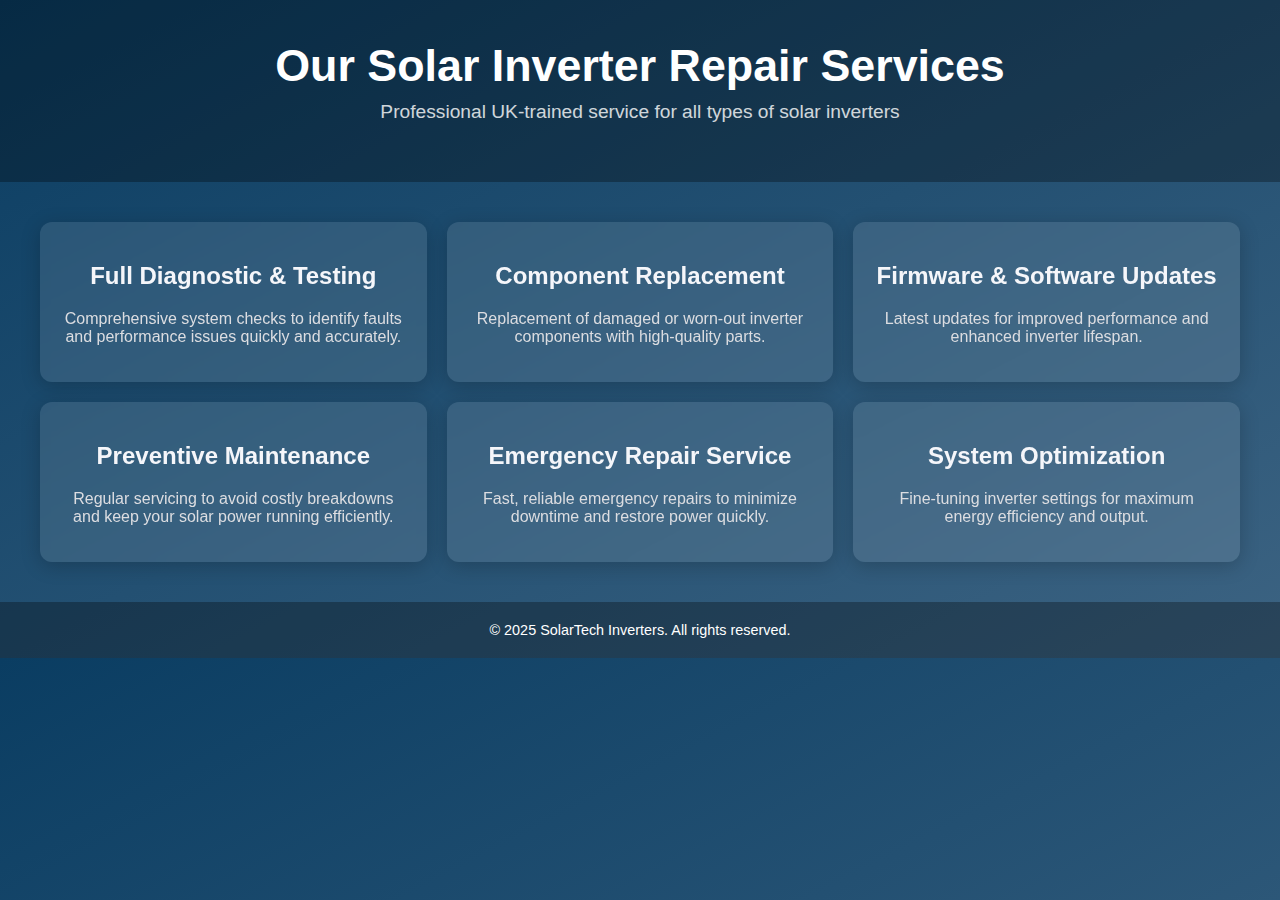
<file: service.html>
<!DOCTYPE html>
<html lang="en">
<head>
  <meta charset="UTF-8">
  <meta name="viewport" content="width=device-width, initial-scale=1.0">
  <title>Solar Inverter Repair - Services</title>
  <style>
    body {
      font-family: Arial, sans-serif;
      margin: 0;
      background: linear-gradient(to bottom right, #0a3d62, #3c6382);
      color: white;
    }

    header {
      text-align: center;
      padding: 40px 20px;
      background: rgba(0,0,0,0.3);
      animation: fadeInDown 1s ease;
    }

    header h1 {
      font-size: 2.8rem;
      margin: 0;
    }

    header p {
      font-size: 1.2rem;
      margin-top: 10px;
      opacity: 0.8;
    }

    .services {
      display: grid;
      grid-template-columns: repeat(auto-fit, minmax(300px, 1fr));
      gap: 20px;
      padding: 40px;
    }

    .service-card {
      background: rgba(255,255,255,0.1);
      border-radius: 12px;
      padding: 20px;
      text-align: center;
      backdrop-filter: blur(5px);
      box-shadow: 0 4px 20px rgba(0,0,0,0.2);
      transition: transform 0.3s ease, background 0.3s ease;
      animation: fadeInUp 1s ease;
    }

    .service-card:hover {
      transform: translateY(-10px);
      background: rgba(255,255,255,0.2);
    }

    .service-card h2 {
      color: #f5f6fa;
      font-size: 1.5rem;
    }

    .service-card p {
      color: #dcdde1;
      font-size: 1rem;
      margin-top: 10px;
    }

    footer {
      text-align: center;
      padding: 20px;
      background: rgba(0,0,0,0.3);
      font-size: 0.9rem;
    }

    @keyframes fadeInDown {
      from {opacity: 0; transform: translateY(-20px);}
      to {opacity: 1; transform: translateY(0);}
    }

    @keyframes fadeInUp {
      from {opacity: 0; transform: translateY(20px);}
      to {opacity: 1; transform: translateY(0);}
    }
  </style>
</head>
<body>

  <header>
    <h1>Our Solar Inverter Repair Services</h1>
    <p>Professional UK-trained service for all types of solar inverters</p>
  </header>

  <section class="services">
    <div class="service-card">
      <h2>Full Diagnostic & Testing</h2>
      <p>Comprehensive system checks to identify faults and performance issues quickly and accurately.</p>
    </div>
    <div class="service-card">
      <h2>Component Replacement</h2>
      <p>Replacement of damaged or worn-out inverter components with high-quality parts.</p>
    </div>
    <div class="service-card">
      <h2>Firmware & Software Updates</h2>
      <p>Latest updates for improved performance and enhanced inverter lifespan.</p>
    </div>
    <div class="service-card">
      <h2>Preventive Maintenance</h2>
      <p>Regular servicing to avoid costly breakdowns and keep your solar power running efficiently.</p>
    </div>
    <div class="service-card">
      <h2>Emergency Repair Service</h2>
      <p>Fast, reliable emergency repairs to minimize downtime and restore power quickly.</p>
    </div>
    <div class="service-card">
      <h2>System Optimization</h2>
      <p>Fine-tuning inverter settings for maximum energy efficiency and output.</p>
    </div>
  </section>

  <footer>
    &copy; 2025 SolarTech Inverters. All rights reserved.
  </footer>

</body>
</html>
</file>
